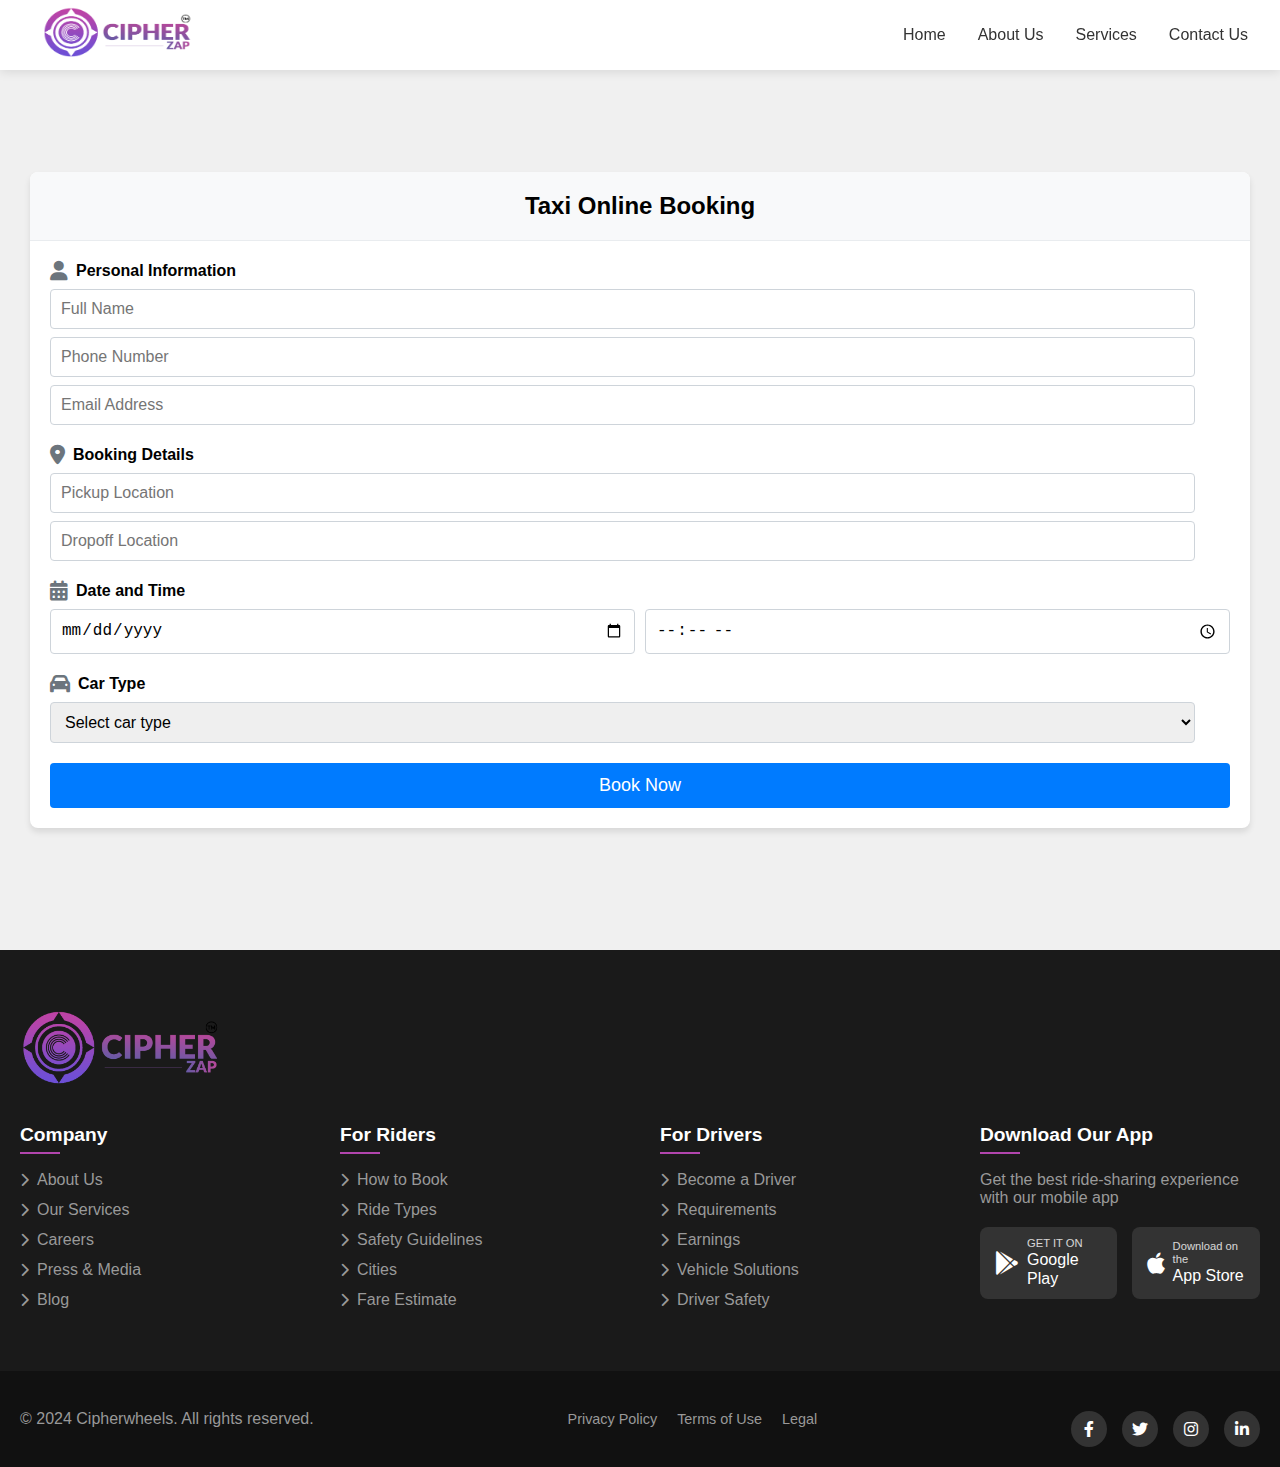
<file: booking.html>
<!DOCTYPE html>
<html lang="en">

<head>
    <meta charset="UTF-8">
    <meta name="viewport" content="width=device-width, initial-scale=1.0">
    <title>Online Booking</title>
    <link rel="stylesheet" href="https://cdnjs.cloudflare.com/ajax/libs/font-awesome/6.0.0-beta3/css/all.min.css">
    <link rel="stylesheet" href="styles.css">
  
</head>

<body>
      <!-- navbar section -->
      <nav class="wheels-navbar">
        <div class="wheels-navbar-container">
            <div class="wheels-navbar-logo">

                <a href="index.html"  class="wheels-navbar-logo-text">
                    <img style="width: 150px; height: 50px;" src="./images/cipherwheels logo.png" alt="">
                </a>
            </div>

            <div class="wheels-navbar-links">
                <a href="index.html">Home</a>
                <a href="index.html#about-us">About Us</a>
                <a href="index.html#services">Services</a>
                <a href="contact.html">Contact Us</a>
            </div>

            <button class="wheels-navbar-hamburger">
                <span></span>
                <span></span>
                <span></span>
            </button>
        </div>
    </nav>
    <!-- navbar section -->
    <section class="order-detail-container-main" style="margin-top: 50px;">
    <div class="order-detail-container">
        <div class="order-detail-card">
            <div class="order-detail-card-header">
                <h1 class="order-detail-card-title">Taxi Online Booking</h1>
            </div>
            <div class="order-detail-card-content">
                <form id="order-detail-bookingForm">
                    <div class="order-detail-form-group">
                        <label>
                            <i class="fas fa-user order-detail-icon"></i>
                            Personal Information
                        </label>
                        <input type="text" name="name" placeholder="Full Name" required>
                        <input type="tel" name="phone" placeholder="Phone Number" required>
                        <input type="email" name="email" placeholder="Email Address" required>
                    </div>

                    <div class="order-detail-form-group">
                        <label>
                            <i class="fas fa-map-marker-alt order-detail-icon"></i>
                            Booking Details
                        </label>
                        <input type="text" name="pickupLocation" placeholder="Pickup Location" required>
                        <input type="text" name="dropoffLocation" placeholder="Dropoff Location" required>
                    </div>

                    <div class="order-detail-form-group">
                        <label>
                            <i class="fas fa-calendar-alt order-detail-icon"></i>
                            Date and Time
                        </label>
                        <div class="order-detail-date-time-group">
                            <input type="date" name="date" required>
                            <input type="time" name="time" required>
                        </div>
                    </div>

                    <div class="order-detail-form-group">
                        <label>
                            <i class="fas fa-car order-detail-icon"></i>
                            Car Type
                        </label>
                        <select name="carType" required>
                            <option value="">Select car type</option>
                            <option value="sedan">Sedan</option>
                            <option value="suv">SUV</option>
                            <option value="luxury">Luxury</option>
                        </select>
                    </div>

              <a href="oderdetail.html" style="text-align: center; text-decoration: none;"  type="submit" class="order-detail-button">Book Now</a>   
                </form>
            </div>
        </div>
    </div>

</section>
    <!-- footer section -->
    <footer class="footer">
        <div class="footer-container">
            <div class="footer-logo">


                <img style="width: 200px;" src="./images/cipherwheels logo.png" alt="">

            </div>

            <div class="footer-top">
                <div class="footer-column">
                    <h3>Company</h3>
                    <ul class="footer-links">
                        <li><a href="#"><i class="fas fa-chevron-right"></i>About Us</a></li>
                        <li><a href="#"><i class="fas fa-chevron-right"></i>Our Services</a></li>
                        <li><a href="#"><i class="fas fa-chevron-right"></i>Careers</a></li>
                        <li><a href="#"><i class="fas fa-chevron-right"></i>Press & Media</a></li>
                        <li><a href="#"><i class="fas fa-chevron-right"></i>Blog</a></li>
                    </ul>
                </div>

                <div class="footer-column">
                    <h3>For Riders</h3>
                    <ul class="footer-links">
                        <li><a href="#"><i class="fas fa-chevron-right"></i>How to Book</a></li>
                        <li><a href="#"><i class="fas fa-chevron-right"></i>Ride Types</a></li>
                        <li><a href="#"><i class="fas fa-chevron-right"></i>Safety Guidelines</a></li>
                        <li><a href="#"><i class="fas fa-chevron-right"></i>Cities</a></li>
                        <li><a href="#"><i class="fas fa-chevron-right"></i>Fare Estimate</a></li>
                    </ul>
                </div>

                <div class="footer-column">
                    <h3>For Drivers</h3>
                    <ul class="footer-links">
                        <li><a href="#"><i class="fas fa-chevron-right"></i>Become a Driver</a></li>
                        <li><a href="#"><i class="fas fa-chevron-right"></i>Requirements</a></li>
                        <li><a href="#"><i class="fas fa-chevron-right"></i>Earnings</a></li>
                        <li><a href="#"><i class="fas fa-chevron-right"></i>Vehicle Solutions</a></li>
                        <li><a href="#"><i class="fas fa-chevron-right"></i>Driver Safety</a></li>
                    </ul>
                </div>

                <div class="footer-column">
                    <h3>Download Our App</h3>
                    <p style="color: #999; margin-bottom: 15px;">Get the best ride-sharing experience with our mobile
                        app</p>
                    <div class="footer-app-downloads">
                        <a href="#" class="footer-app-button">
                            <i class="fab fa-google-play"></i>
                            <div class="footer-button-text">
                                <div class="footer-small-text">GET IT ON</div>
                                <div class="footer-large-text">Google Play</div>
                            </div>
                        </a>
                        <a href="#" class="footer-app-button">
                            <i class="fab fa-apple"></i>
                            <div class="footer-button-text">
                                <div class="footer-small-text">Download on the</div>
                                <div class="footer-large-text">App Store</div>
                            </div>
                        </a>
                    </div>
                </div>
            </div>
        </div>

        <div class="footer-bottom">
            <div class="footer-container">
                <div class="footer-bottom-content">
                    <p style="color: #999;">&copy; 2024 Cipherwheels. All rights reserved.</p>
                    <div class="footer-bottom-links">
                        <a href="#">Privacy Policy</a>
                        <a href="#">Terms of Use</a>
                        <a href="#">Legal</a>
                    </div>
                    <div class="footer-social-links">
                        <a href="#"><i class="fab fa-facebook-f"></i></a>
                        <a href="#"><i class="fab fa-twitter"></i></a>
                        <a href="#"><i class="fab fa-instagram"></i></a>
                        <a href="#"><i class="fab fa-linkedin-in"></i></a>
                    </div>
                </div>
            </div>
        </div>
    </footer>

    <!-- footer section -->
    <script>
        document.getElementById('order-detail-bookingForm').addEventListener('submit', function (e) {
            e.preventDefault();
            const formData = new FormData(this);
            const bookingData = Object.fromEntries(formData);
            console.log('Booking data:', bookingData);
            alert('Booking submitted successfully!');
        });
    </script>
      <!-- navbar section -->
      <script>
        // Hamburger menu functionality
        const hamburger = document.querySelector('.wheels-navbar-hamburger');
        const navLinks = document.querySelector('.wheels-navbar-links');

        hamburger.addEventListener('click', () => {
            hamburger.classList.toggle('active');
            navLinks.classList.toggle('active');
        });

        // Scroll functionality
        let lastScroll = 0;
        const navbar = document.querySelector('.wheels-navbar');

        window.addEventListener('scroll', () => {
            const currentScroll = window.pageYOffset;

            if (currentScroll <= 0) {
                navbar.classList.remove('hidden');
                return;
            }

            if (currentScroll > lastScroll && !navbar.classList.contains('hidden')) {
                // Scrolling down
                navbar.classList.add('hidden');
            } else if (currentScroll < lastScroll && navbar.classList.contains('hidden')) {
                // Scrolling up
                navbar.classList.remove('hidden');
            }

            lastScroll = currentScroll;
        });
    </script>
    <!-- navbar section -->
</body>

</html>
</file>
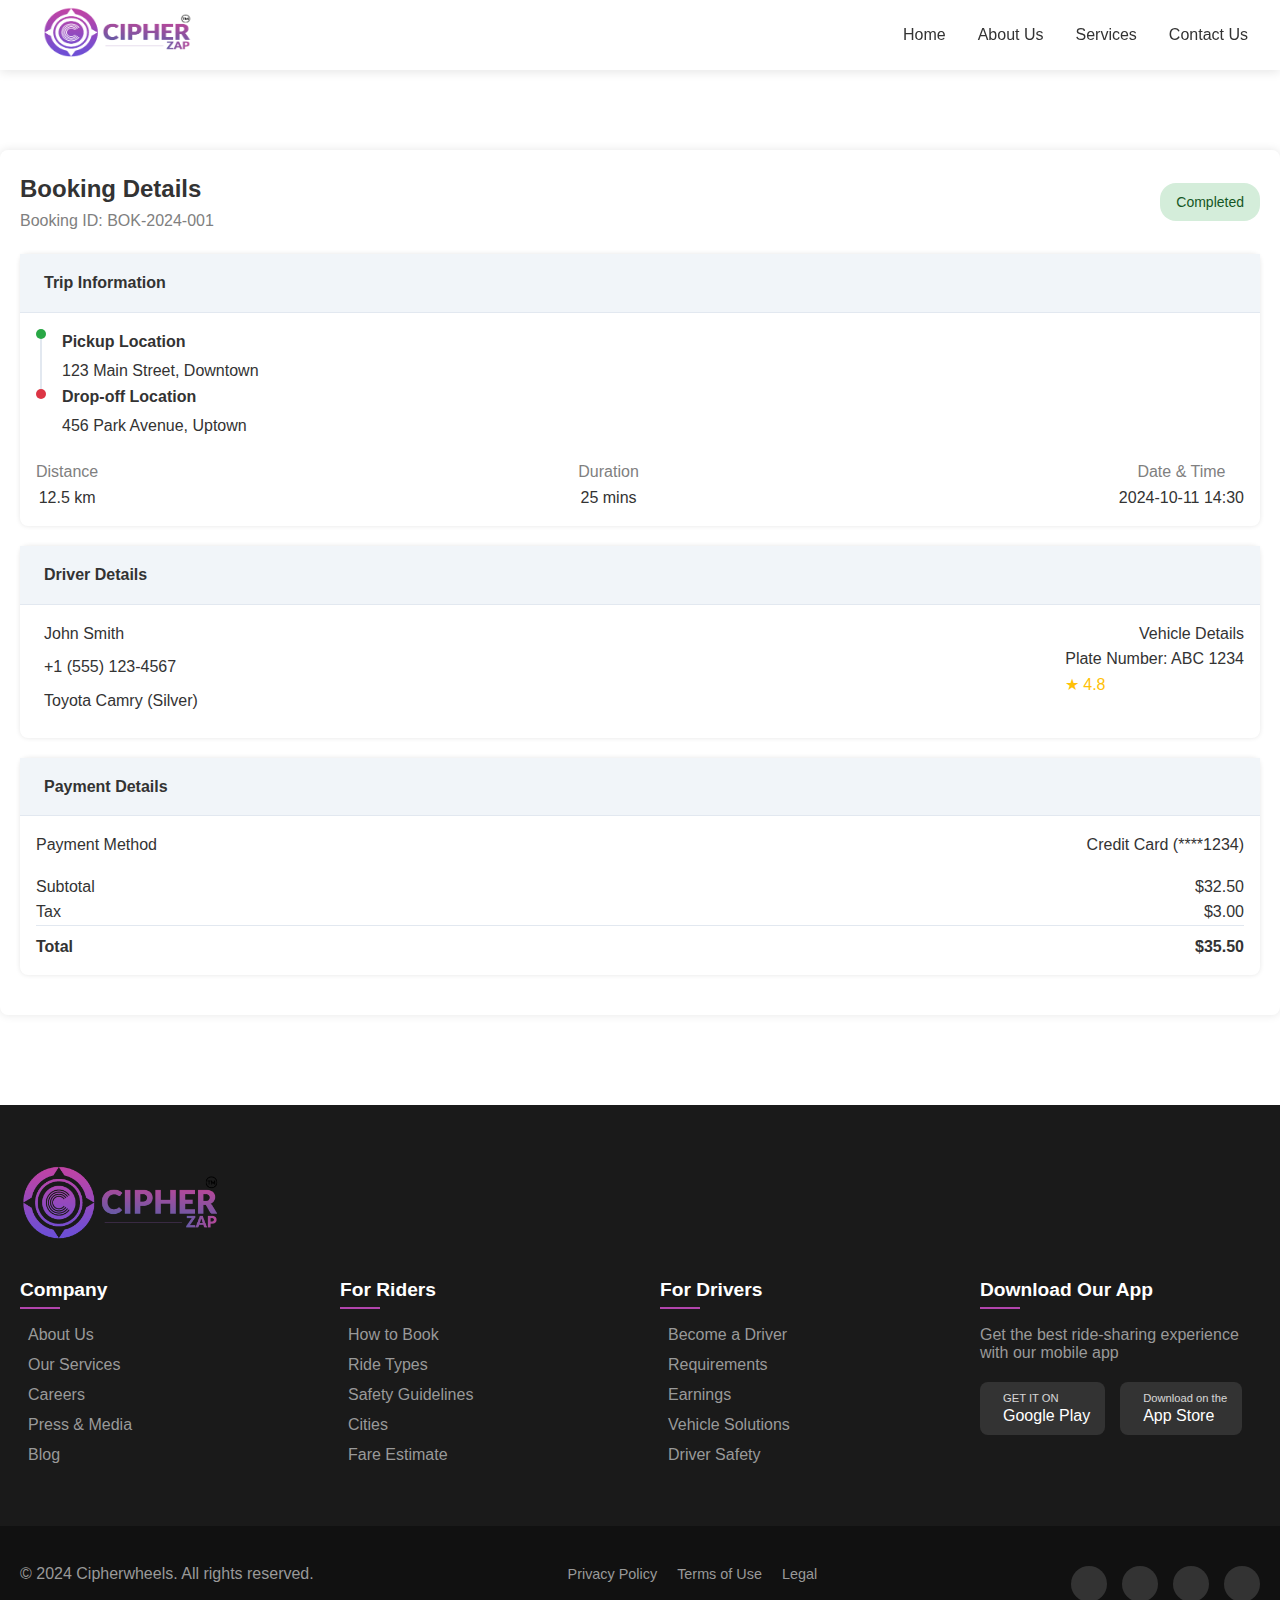
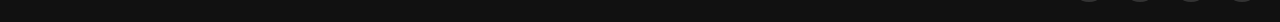
<file: oderdetail.html>
<!DOCTYPE html>
<html lang="en">
<head>
    <meta charset="UTF-8">
    <meta name="viewport" content="width=device-width, initial-scale=1.0">
    <title>cipher wheels</title>
    <link rel="stylesheet" href="styles.css">
</head>
<body>
     <!-- navbar section -->
     <nav class="wheels-navbar">
        <div class="wheels-navbar-container">
            <div class="wheels-navbar-logo">

             
                    <a href="index.html"  class="wheels-navbar-logo-text">
                    <img style="width: 150px; height: 50px;" src="./images/cipherwheels logo.png" alt="">
                </a>
            </div>

            <div class="wheels-navbar-links">
                <a href="index.html">Home</a>
                <a href="index.html#about-us">About Us</a>
                <a href="index.html#services">Services</a>
                <a href="contact.html">Contact Us</a>
            </div>

            <button class="wheels-navbar-hamburger">
                <span></span>
                <span></span>
                <span></span>
            </button>
        </div>
    </nav>
    <!-- navbar section -->
    <section class="booking-detail-container-main">
        <div class="booking-detail-container">
            <!-- Header Section -->
            <div class="booking-detail-header">
              <div>
                <h1>Booking Details</h1>
                <p class="booking-detail-booking-id">Booking ID: BOK-2024-001</p>
              </div>
              <div class="booking-detail-status booking-detail-completed">Completed</div>
            </div>
        
            <!-- Trip Details Card -->
            <div class="booking-detail-card">
              <div class="booking-detail-card-header">
                <i class="fas fa-map-pin"></i>
                <span>Trip Information</span>
              </div>
              <div class="booking-detail-card-content">
                <div class="booking-detail-trip-info">
                  <div class="booking-detail-trip-locations">
                    <div class="booking-detail-location-indicator">
                      <div class="booking-detail-dot booking-detail-green"></div>
                      <div class="booking-detail-line"></div>
                      <div class="booking-detail-dot booking-detail-red"></div>
                    </div>
                    <div class="booking-detail-location-details">
                      <div class="booking-detail-pickup">
                        <p class="booking-detail-location-label">Pickup Location</p>
                        <p>123 Main Street, Downtown</p>
                      </div>
                      <div class="booking-detail-dropoff">
                        <p class="booking-detail-location-label">Drop-off Location</p>
                        <p>456 Park Avenue, Uptown</p>
                      </div>
                    </div>
                  </div>
                  <div class="booking-detail-trip-summary">
                    <div class="booking-detail-summary-item">
                      <p class="booking-detail-label">Distance</p>
                      <p>12.5 km</p>
                    </div>
                    <div class="booking-detail-summary-item">
                      <p class="booking-detail-label">Duration</p>
                      <p>25 mins</p>
                    </div>
                    <div class="booking-detail-summary-item">
                      <p class="booking-detail-label">Date & Time</p>
                      <p>2024-10-11 14:30</p>
                    </div>
                  </div>
                </div>
              </div>
            </div>
        
            <!-- Driver Details Card -->
            <div class="booking-detail-card">
              <div class="booking-detail-card-header">
                <i class="fas fa-user"></i>
                <span>Driver Details</span>
              </div>
              <div class="booking-detail-card-content">
                <div class="booking-detail-driver-details">
                  <div class="booking-detail-driver-info">
                    <div class="booking-detail-driver-item">
                      <i class="fas fa-user"></i>
                      <span>John Smith</span>
                    </div>
                    <div class="booking-detail-driver-item">
                      <i class="fas fa-phone"></i>
                      <span>+1 (555) 123-4567</span>
                    </div>
                    <div class="booking-detail-driver-item">
                      <i class="fas fa-car"></i>
                      <span>Toyota Camry (Silver)</span>
                    </div>
                  </div>
                  <div class="booking-detail-vehicle-details">
                    <p class="booking-detail-label">Vehicle Details</p>
                    <p>Plate Number: ABC 1234</p>
                    <div class="booking-detail-rating">
                      <span class="booking-detail-star">★</span>
                      <span>4.8</span>
                    </div>
                  </div>
                </div>
              </div>
            </div>
        
            <!-- Payment Details Card -->
            <div class="booking-detail-card">
              <div class="booking-detail-card-header">
                <i class="fas fa-credit-card"></i>
                <span>Payment Details</span>
              </div>
              <div class="booking-detail-card-content">
                <div class="booking-detail-payment-info">
                  <div class="booking-detail-payment-method">
                    <span>Payment Method</span>
                    <span>Credit Card (****1234)</span>
                  </div>
                  <div class="booking-detail-payment-summary">
                    <div class="booking-detail-summary-item">
                      <span>Subtotal</span>
                      <span>$32.50</span>
                    </div>
                    <div class="booking-detail-summary-item">
                      <span>Tax</span>
                      <span>$3.00</span>
                    </div>
                    <div class="booking-detail-summary-item booking-detail-total">
                      <span>Total</span>
                      <span>$35.50</span>
                    </div>
                  </div>
                </div>
              </div>
            </div>
        
          </div>
    </section>

     <!-- footer section -->
     <footer class="footer">
        <div class="footer-container">
            <div class="footer-logo">


                <img style="width: 200px;" src="./images/cipherwheels logo.png" alt="">

            </div>

            <div class="footer-top">
                <div class="footer-column">
                    <h3>Company</h3>
                    <ul class="footer-links">
                        <li><a href="#"><i class="fas fa-chevron-right"></i>About Us</a></li>
                        <li><a href="#"><i class="fas fa-chevron-right"></i>Our Services</a></li>
                        <li><a href="#"><i class="fas fa-chevron-right"></i>Careers</a></li>
                        <li><a href="#"><i class="fas fa-chevron-right"></i>Press & Media</a></li>
                        <li><a href="#"><i class="fas fa-chevron-right"></i>Blog</a></li>
                    </ul>
                </div>

                <div class="footer-column">
                    <h3>For Riders</h3>
                    <ul class="footer-links">
                        <li><a href="#"><i class="fas fa-chevron-right"></i>How to Book</a></li>
                        <li><a href="#"><i class="fas fa-chevron-right"></i>Ride Types</a></li>
                        <li><a href="#"><i class="fas fa-chevron-right"></i>Safety Guidelines</a></li>
                        <li><a href="#"><i class="fas fa-chevron-right"></i>Cities</a></li>
                        <li><a href="#"><i class="fas fa-chevron-right"></i>Fare Estimate</a></li>
                    </ul>
                </div>

                <div class="footer-column">
                    <h3>For Drivers</h3>
                    <ul class="footer-links">
                        <li><a href="#"><i class="fas fa-chevron-right"></i>Become a Driver</a></li>
                        <li><a href="#"><i class="fas fa-chevron-right"></i>Requirements</a></li>
                        <li><a href="#"><i class="fas fa-chevron-right"></i>Earnings</a></li>
                        <li><a href="#"><i class="fas fa-chevron-right"></i>Vehicle Solutions</a></li>
                        <li><a href="#"><i class="fas fa-chevron-right"></i>Driver Safety</a></li>
                    </ul>
                </div>

                <div class="footer-column">
                    <h3>Download Our App</h3>
                    <p style="color: #999; margin-bottom: 15px;">Get the best ride-sharing experience with our mobile
                        app</p>
                    <div class="footer-app-downloads">
                        <a href="#" class="footer-app-button">
                            <i class="fab fa-google-play"></i>
                            <div class="footer-button-text">
                                <div class="footer-small-text">GET IT ON</div>
                                <div class="footer-large-text">Google Play</div>
                            </div>
                        </a>
                        <a href="#" class="footer-app-button">
                            <i class="fab fa-apple"></i>
                            <div class="footer-button-text">
                                <div class="footer-small-text">Download on the</div>
                                <div class="footer-large-text">App Store</div>
                            </div>
                        </a>
                    </div>
                </div>
            </div>
        </div>

        <div class="footer-bottom">
            <div class="footer-container">
                <div class="footer-bottom-content">
                    <p style="color: #999;">&copy; 2024 Cipherwheels. All rights reserved.</p>
                    <div class="footer-bottom-links">
                        <a href="#">Privacy Policy</a>
                        <a href="#">Terms of Use</a>
                        <a href="#">Legal</a>
                    </div>
                    <div class="footer-social-links">
                        <a href="#"><i class="fab fa-facebook-f"></i></a>
                        <a href="#"><i class="fab fa-twitter"></i></a>
                        <a href="#"><i class="fab fa-instagram"></i></a>
                        <a href="#"><i class="fab fa-linkedin-in"></i></a>
                    </div>
                </div>
            </div>
        </div>
    </footer>

    <!-- footer section -->
         <!-- navbar section -->
    <script>
        // Hamburger menu functionality
        const hamburger = document.querySelector('.wheels-navbar-hamburger');
        const navLinks = document.querySelector('.wheels-navbar-links');

        hamburger.addEventListener('click', () => {
            hamburger.classList.toggle('active');
            navLinks.classList.toggle('active');
        });

        // Scroll functionality
        let lastScroll = 0;
        const navbar = document.querySelector('.wheels-navbar');

        window.addEventListener('scroll', () => {
            const currentScroll = window.pageYOffset;

            if (currentScroll <= 0) {
                navbar.classList.remove('hidden');
                return;
            }

            if (currentScroll > lastScroll && !navbar.classList.contains('hidden')) {
                // Scrolling down
                navbar.classList.add('hidden');
            } else if (currentScroll < lastScroll && navbar.classList.contains('hidden')) {
                // Scrolling up
                navbar.classList.remove('hidden');
            }

            lastScroll = currentScroll;
        });
    </script>
    <!-- navbar section -->
</body>
</html>
</file>
<file: styles.css>
@import url('https://fonts.googleapis.com/css2?family=Poppins:wght@400;600;700&display=swap');

* {
    margin: 0;
    padding: 0;
    box-sizing: border-box;
}


body {
    font-family: Arial, sans-serif;
}

.wheels-navbar {
    position: fixed;
    top: 0;
    left: 0;
    width: 100%;
    background-color: white;
    box-shadow: 0 2px 10px rgba(0, 0, 0, 0.1);
    transition: transform 0.3s ease;
    z-index: 1000;
}

.wheels-navbar.hidden {
    transform: translateY(-100%);
}

.wheels-navbar-container {
    max-width: 1420px;
    margin: 0 auto;
    padding: 0 2rem;
    display: flex;
    justify-content: space-between;
    align-items: center;
    height: 70px;
}

.wheels-navbar-logo {
    display: flex;
    align-items: center;
}

.wheels-navbar-logo-circle {
    width: 48px;
    height: 48px;
    background-color: #6b46c1;
    border-radius: 50%;
    display: flex;
    align-items: center;
    justify-content: center;
}

.wheels-navbar-logo-inner {
    width: 32px;
    height: 32px;
    background-color: white;
    border-radius: 50%;
    display: flex;
    align-items: center;
    justify-content: center;
}

.wheels-navbar-logo-dot {
    width: 16px;
    height: 16px;
    background-color: #6b46c1;
    border-radius: 50%;
}

.wheels-navbar-logo-text {
    margin-left: 10px;
    text-decoration: none;
    font-size: 24px;
    font-weight: bold;
}

.wheels-navbar-cipher {
    color: #6b46c1;
}

.wheels-navbar-zap {
    color: #333;
}

.wheels-navbar-links {
    display: flex;
    gap: 2rem;
}

.wheels-navbar-links a {
    text-decoration: none;
    color: #333;
    font-weight: 500;
    transition: color 0.3s ease;
    position: relative;
}

.wheels-navbar-links a::after {
    content: '';
    position: absolute;
    bottom: -5px;
    left: 0;
    width: 0;
    height: 2px;
    background-color: #6b46c1;
    transition: width 0.3s ease;
}

.wheels-navbar-links a:hover {
    color: #6b46c1;
}

.wheels-navbar-links a:hover::after {
    width: 100%;
}

.wheels-navbar-hamburger {
    display: none;
    cursor: pointer;
    background: none;
    border: none;
    padding: 0.5rem;
}

.wheels-navbar-hamburger span {
    display: block;
    width: 25px;
    height: 3px;
    background-color: #333;
    margin: 5px 0;
    transition: all 0.3s ease;
}

@media (max-width: 768px) {
    .wheels-navbar-links {
        display: none;
        position: absolute;
        top: 70px;
        left: 0;
        right: 0;
        background-color: white;
        padding: 1rem;
        flex-direction: column;
        gap: 1rem;
        box-shadow: 0 2px 10px rgba(0, 0, 0, 0.1);
    }

    .wheels-navbar-links.active {
        display: flex;
    }

    .wheels-navbar-hamburger {
        display: block;
    }

    .wheels-navbar-hamburger.active span:nth-child(1) {
        transform: rotate(45deg) translate(5px, 5px);
    }

    .wheels-navbar-hamburger.active span:nth-child(2) {
        opacity: 0;
    }

    .wheels-navbar-hamburger.active span:nth-child(3) {
        transform: rotate(-45deg) translate(7px, -8px);
    }
}
/* navbar section */


/* header section */
.wheels-main-section{
    font-family: 'Poppins', sans-serif;
    background: url('./images/346533185_5d90555d-7201-4584-8909-64c77ae7b4ea.jpg') no-repeat center center fixed;
    background-size: cover;
    color: #333;
    position: relative;
    margin-top: 100px;
    overflow-x: hidden;
}

/* Overlay to make text more readable */
.wheels-overlay {
    position: absolute;
    top: 0;
    left: 0;
    width: 100%;
    height: 100%;
    background-color: rgba(255, 255, 255, 0.8); /* Slightly transparent white overlay */
    z-index: -1; /* Keeps it behind content */
}

.wheels-container {
    max-width: 1400px;
    margin: 0 auto;
    padding: 2rem;
    position: relative;
    z-index: 1;
}

/* Background Shapes */
.background-shape {
    position: absolute;
    border-radius: 50%;
    opacity: 0.2;
    z-index: -2;
}

.wheels-header {
    display: flex;
    justify-content: space-between;
    align-items: center;
    margin-bottom: 2rem;
}

.wheels-logo {
    font-size: 1.5rem;
    font-weight: 700;
    color: #4a4a4a;
}

.wheels-nav-links {
    display: flex;
    list-style: none;
}

.wheels-nav-links li {
    margin-left: 1.5rem;
}

.wheels-nav-links a {
    color: #4a4a4a;
    text-decoration: none;
    font-weight: 600;
}

.wheels-hero {
    display: flex;
    align-items: center;
    justify-content: space-between;
    margin-bottom: 3rem;
}

.wheels-hero-content {
    flex: 1;
    padding-right: 2rem;
}

.wheels-badge {
    display: inline-block;
    background-color: #e8f0fe;
    color: #4285f4;
    padding: 0.5rem 1rem;
    border-radius: 20px;
    font-size: 0.9rem;
    margin-bottom: 1rem;
}

.wheels-h1 {
    font-size: 3rem;
    margin-bottom: 1rem;
    line-height: 1.2;
}

.wheels-h1 span {
    color: #4285f4;
}

.wheels-hero p {
    color: #666;
    margin-bottom: 2rem;
}

.wheels-cta-buttons {
    display: flex;
    gap: 1rem;
}

.wheels-btn {
    padding: 0.8rem 1.5rem;
    border-radius: 8px;
    font-weight: 600;
    text-decoration: none;
    transition: all 0.3s ease;
}

.wheels-btn-primary {
    background-color: #4285f4;
    color: white;
    border: none;
    cursor: pointer;
}

.wheels-btn-secondary {
    background-color: transparent;
    color: #4285f4;
    border: 2px solid #4285f4;
}

.wheels-hero-image {
    flex: 1;
    display: flex;
    justify-content: center;
    align-items: center;
    position: relative;
}

.wheels-hero-image img {
    max-width: 100%;
    height: auto;
}


.wheels-booking-section {
    background-color: white;
    border-radius: 12px;
    padding: 2rem;
    box-shadow: 0 4px 6px rgba(0, 0, 0, 0.1);
    margin-top: 4rem;
}

.wheels-booking-form {
    display: grid;
    grid-template-columns: repeat(auto-fit, minmax(250px, 1fr));
    gap: 1.5rem;
}

.wheels-form-group {
    display: flex;
    flex-direction: column;
}

.wheels-form-group label {
    margin-bottom: 0.5rem;
    font-weight: 600;
    color: #4a4a4a;
}

.wheels-form-group input, .wheels-form-group select {
    padding: 0.8rem;
    border: 1px solid #ddd;
    border-radius: 8px;
    font-size: 1rem;
    font-family: 'Poppins', sans-serif;
}

.wheels-form-group input:focus, .wheels-form-group select:focus {
    border-color: #4285f4;
    outline: none;
}

.wheels-submit-btn {
    background-color: #4285f4;
    color: white;
    padding: 1rem;
    border: none;

    border-radius: 8px;
    font-size: 1.2rem;
    font-weight: 600;
    cursor: pointer;
    transition: background-color 0.3s ease;
}

.wheels-submit-btn:hover {
    background-color: #357ae8;
}

@media (max-width: 768px) {
    .wheels-hero {
        flex-direction: column;
    }

    .wheels-hero-content, .wheels-hero-image {
        width: 100%;
        padding-right: 0;
        margin-bottom: 2rem;
    }

    .wheels-booking-form {
        grid-template-columns: 1fr;
    }

    .background-shape {
        display: none;
    }
}

/* header section */

/* service section */
/* .service-wheels-features-section-main {

    background-image: url('./images/mapbackground.jpg'); 
    background-size: cover;
    background-position: center; 
    background-repeat: no-repeat; 
} */
.service-wheels-features-section-mian{
    background-color: rgb(240, 240, 240);
}
.service-wheels-features-section {
    max-width: 1400px;

    margin: 0rem auto;
    font-family: Arial, sans-serif;
    line-height: 1.6;
    padding: 2rem;

    border-radius: 10px;

}
.service-wheels-features-grid {
    display: flex;
    flex-wrap: wrap;
    justify-content: space-between;
    gap: 1rem;
}
.service-wheels-feature-item {
    flex: 1 1 calc(25% - 1rem);
    display: flex;
    flex-direction: column;
    align-items: center;
    text-align: center;
    background-color: #fff;
    border-radius: 8px;
    padding: 1.5rem;
    box-shadow: 0 4px 6px rgba(0, 0, 0, 0.1);
    transition: all 0.3s ease;
}
.service-wheels-feature-item:hover {
    transform: translateY(-5px);
    box-shadow: 0 6px 12px rgba(178, 69, 173, 0.2);
}
.service-wheels-feature-icon {
    font-size: 2.5rem;
    color: #b245ad;
    margin-bottom: 1rem;
}
.service-wheels-feature-content h3 {
    color: #b245ad;
    margin-bottom: 0.5rem;
}
.service-wheels-feature-content p {
    color: #666;
    font-size: 0.9rem;
}
@media (max-width: 1200px) {
    .service-wheels-feature-item {
        flex: 1 1 calc(50% - 1rem);
    }
}
@media (max-width: 768px) {
    .service-wheels-feature-item {
        flex: 1 1 100%;
    }
}

/* service section */

/* about section */

.about-us-wheel-section {
    padding: 100px 0;
    background: linear-gradient(to bottom, #ffffff, #f8f9fa);
    overflow: hidden;
}

.about-us-wheel-container {
    max-width: 1350px;
    margin: 0 auto;
    padding: 0 30px;
}

.about-us-wheel-wrapper {
    display: flex;
    align-items: center;
    gap: 70px;
    position: relative;
}

.about-us-wheel-image {
    flex: 1;
    max-width: 50%;
    position: relative;
}

.about-us-wheel-image::after {
    content: '';
    position: absolute;
    top: 30px;
    left: 30px;
    width: 100%;
    height: 100%;
    background: #276EF1;
    border-radius: 15px;
    z-index: -1;
    opacity: 0.1;
}

.about-us-wheel-image img {
    width: 100%;
    height: auto;
    border-radius: 15px;

    transition: transform 0.3s ease;
}

.about-us-wheel-image:hover img {
    transform: translateY(-10px);
}

.about-us-wheel-content {
    flex: 1;
}

.about-us-wheel-subtitle {
    font-size: 18px;
    color: #276EF1;
    font-weight: 600;
    margin-bottom: 15px;
    text-transform: uppercase;
    letter-spacing: 2px;
}

.about-us-wheel-content h2 {
    font-size: 48px;
    color: #1c1c1c;
    margin-bottom: 25px;
    font-weight: 700;
    line-height: 1.2;
}

.about-us-wheel-content p {
    font-size: 18px;
    color: #555;
    line-height: 1.8;
    margin-bottom: 25px;
}

.about-us-wheel-stats-container {
    display: grid;
    grid-template-columns: repeat(3, 1fr);
    gap: 30px;
    margin: 40px 0;
}

.about-us-wheel-stat-item {
    text-align: center;
    padding: 25px;
    background: white;
    border-radius: 15px;
    box-shadow: 0 10px 30px rgba(0, 0, 0, 0.05);
    transition: transform 0.3s ease;
}

.about-us-wheel-stat-item:hover {
    transform: translateY(-5px);
}

.about-us-wheel-stat-number {
    font-size: 36px;
    font-weight: 700;
    color: #276EF1;
    margin-bottom: 10px;
}

.about-us-wheel-stat-label {
    font-size: 16px;
    color: #666;
    font-weight: 500;
}

.about-us-wheel-feature-list {
    list-style: none;
    margin-top: 40px;
    display: grid;
    grid-template-columns: repeat(2, 1fr);
    gap: 25px;
}

.about-us-wheel-feature-item {
    display: flex;
    align-items: center;
    padding: 20px;
    background: white;
    border-radius: 12px;
    box-shadow: 0 8px 24px rgba(0, 0, 0, 0.05);
    transition: all 0.3s ease;
}

.about-us-wheel-feature-item:hover {
    transform: translateY(-5px);
    box-shadow: 0 12px 30px rgba(0, 0, 0, 0.1);
}

.about-us-wheel-feature-icon {
    width: 50px;
    height: 50px;
    background-color: #276EF1;
    border-radius: 12px;
    display: flex;
    align-items: center;
    justify-content: center;
    margin-right: 15px;
}

.about-us-wheel-feature-icon i {
    color: white;
    font-size: 24px;
}

.about-us-wheel-feature-text {
    font-size: 16px;
    color: #333;
    font-weight: 500;
}

.about-us-wheel-cta-button {
    display: inline-block;
    margin-top: 30px;
    padding: 15px 35px;
    background: #276EF1;
    color: white;
    text-decoration: none;
    border-radius: 30px;
    font-weight: 600;
    transition: all 0.3s ease;
    box-shadow: 0 10px 20px rgba(39, 110, 241, 0.2);
}

.about-us-wheel-cta-button:hover {
    background: #1b5cd4;
    transform: translateY(-2px);
    box-shadow: 0 15px 25px rgba(39, 110, 241, 0.3);
}

/* Responsive Design */
@media (max-width: 1200px) {
    .about-us-wheel-feature-list {
        grid-template-columns: 1fr;
    }
}

@media (max-width: 968px) {
    .about-us-wheel-wrapper {
        flex-direction: column;
        gap: 50px;
    }

    .about-us-wheel-image {
        max-width: 80%;
        order: 1;
    }

    .about-us-wheel-content {
        order: 2;
        text-align: center;
    }

    .about-us-wheel-stats-container {
        grid-template-columns: repeat(2, 1fr);
    }

    .about-us-wheel-feature-item {
        justify-content: flex-start;
    }
}

@media (max-width: 576px) {
    .about-us-wheel-section {
        padding: 60px 0;
    }

    .about-us-wheel-content h2 {
        font-size: 36px;
    }

    .about-us-wheel-content p {
        font-size: 16px;
    }

    .about-us-wheel-stats-container {
        grid-template-columns: 1fr;
    }

    .about-us-wheel-image {
        max-width: 100%;
    }

    .about-us-wheel-subtitle {
        font-size: 16px;
    }
}

/* about section */

/* review section */
     /* review section */
     .wheels-cus-review-section {
        max-width: 100%;
        padding: 60px 20px;
        background: linear-gradient(135deg, #442c47, #721081);
    }
    .wheels-cus-review-container {
        max-width: 1300px;
        margin: 0 auto;
        overflow: hidden;
    }
    .wheels-cus-review-slider {
        display: flex;
        transition: transform 0.3s ease;
        cursor: grab;
    }
    .wheels-cus-review-slider:active {
        cursor: grabbing;
    }
    .wheels-cus-review-card {
        flex: 0 0 300px;
        margin-right: 20px;
        background-color: white;
        border-radius: 15px;
        box-shadow: 0 10px 20px rgba(0, 0, 0, 0.1);
        padding: 25px;
        transition: transform 0.3s ease, box-shadow 0.3s ease;
    }
    .wheels-cus-review-card:hover {
        transform: translateY(-5px);
        box-shadow: 0 15px 30px rgba(0, 0, 0, 0.2);
    }
    .wheels-cus-review-card img {
        width: 80px;
        height: 80px;
        border-radius: 50%;
        object-fit: cover;
        margin-bottom: 15px;
        border: 3px solid #7b1fa2;
    }
    .wheels-cus-review-card h3 {
        margin: 0 0 10px 0;
        color: #4a148c;
        font-size: 1.2em;
    }
    .wheels-cus-review-card p {
        color: #666;
        font-size: 0.9em;
        line-height: 1.6;
    }
    .wheels-cus-stars {
        color: #ffd700;
        font-size: 1.2em;
        margin-bottom: 10px;
    }
    .wheels-cus-section-title {
        text-align: center;
        color: white;
        font-size: 2.5em;
        margin-bottom: 40px;
        text-shadow: 2px 2px 4px rgba(0,0,0,0.1);
    }
    .wheels-cus-nav-buttons {
        display: flex;
        justify-content: center;
        margin-top: 30px;
    }
    .wheels-cus-nav-button {
        background-color: white;
        border: none;
        color: #4a148c;
        font-size: 1.5em;
        padding: 10px 20px;
        margin: 0 10px;
        border-radius: 25px;
        cursor: pointer;
        transition: background-color 0.3s ease, transform 0.3s ease;
    }
    .wheels-cus-nav-button:hover {
        background-color: #f3e5f5;
        transform: scale(1.05);
    }

    @media (max-width: 768px) {
.wheels-cus-nav-buttons{
    display: none;
}
    }


    
    /* review section */
/* review section */


/* vehicle section */

.vehicle-modal-booking-section {
    padding: 40px 0;
 
}

.vehicle-modal-container {
    max-width: 1350px;
    margin: 0 auto;
    padding: 0 20px;
}

.vehicle-modal-section-header {
    text-align: center;
    margin-bottom: 50px;
}

.vehicle-modal-section-header h2 {
    font-size: 2.5rem;
    color: #333;
    margin-bottom: 15px;
}

.vehicle-modal-section-header p {
    color: #666;
    font-size: 1.1rem;
}

.swiper {
    padding: 20px 10px 40px;
}

.vehicle-modal-card {
    background: white;
    border-radius: 15px;
    overflow: hidden;
    box-shadow: 0 5px 15px rgba(0,0,0,0.1);
    transition: transform 0.3s ease;
}

.vehicle-modal-card:hover {
    transform: translateY(-5px);
}

.vehicle-modal-image {
    height: 200px;
    position: relative;
    overflow: hidden;
}

.vehicle-modal-image img {
    width: 100%;
    height: 100%;
    object-fit: cover;
}

.vehicle-modal-type {
    position: absolute;
    top: 15px;
    right: 15px;
    background: rgba(178, 69, 173, 0.9);
    color: white;
    padding: 5px 15px;
    border-radius: 20px;
    font-size: 0.9rem;
}

.vehicle-modal-details {
    padding: 20px;
}

.vehicle-modal-name {
    font-size: 1.4rem;
    color: #333;
    margin-bottom: 10px;
}

.vehicle-modal-features {
    display: grid;
    grid-template-columns: repeat(2, 1fr);
    gap: 15px;
    margin-bottom: 20px;
}

.vehicle-modal-feature {
    display: flex;
    align-items: center;
    color: #666;
}

.vehicle-modal-feature i {
    color: #b245ad;
    margin-right: 8px;
}

.vehicle-modal-price-book {
    display: flex;
    justify-content: space-between;
    align-items: center;
    padding-top: 15px;
    border-top: 1px solid #eee;
}

.vehicle-modal-price {
    color: #333;
}

.vehicle-modal-amount {
    font-size: 1.4rem;
    font-weight: bold;
    color: #b245ad;
}

.vehicle-modal-book-button {
    background: #b245ad;
    color: white;
    border: none;
    text-decoration: none;
    padding: 10px 25px;
    border-radius: 25px;
    cursor: pointer;
    transition: all 0.3s ease;
    display: flex;
    align-items: center;
    gap: 8px;
}

.vehicle-modal-book-button:hover {
    background: #9a3b94;
    transform: translateY(-2px);
}

.swiper-pagination-bullet-active {
    background: #b245ad;
}

.swiper-button-next,
.swiper-button-prev {
    color: #b245ad;
}

@media (max-width: 768px) {
    .vehicle-modal-section-header h2 {
        font-size: 2rem;
    }

    .vehicle-modal-features {
        grid-template-columns: 1fr;
    }
}
/* vehicle section */



/* our services */
@import url('https://fonts.googleapis.com/css2?family=Poppins:wght@300;400;600;700&display=swap');

:root {
    --primary-color: #6200ea;
    --secondary-color: #b388ff;
    --text-color: #333;
    --bg-color: #f4f7f9;
}

/* body {
    font-family: 'Poppins', sans-serif;
    margin: 0;
    padding: 0;
    background-color: var(--bg-color);
    color: var(--text-color);
} */

.cipher-wheels-services-section {
    max-width: 1350px;
    margin: 0 auto;

    padding: 80px 20px;
}

.cipher-wheels-section-header {
    text-align: center;
    margin-bottom: 60px;
}

.cipher-wheels-section-title {
    font-size: 3em;
    font-weight: 700;
    color: var(--primary-color);
    margin-bottom: 20px;
}

.cipher-wheels-section-subtitle {
    font-size: 1.2em;
    color: var(--text-color);
    max-width: 600px;
    margin: 0 auto;
}

.cipher-wheels-services-grid {
    display: grid;
    margin-bottom: 30px;
    grid-template-columns: repeat(auto-fit, minmax(300px, 1fr));
    gap: 30px;
}

.cipher-wheels-service-card {
    background-color: #fff;
    border-radius: 20px;
    overflow: hidden;
    box-shadow: 0 10px 30px rgba(0,0,0,0.1);
    transition: transform 0.3s ease, box-shadow 0.3s ease;
    position: relative;
}

.cipher-wheels-service-card:hover {
    transform: translateY(-10px);
    box-shadow: 0 15px 40px rgba(0,0,0,0.2);
}

.cipher-wheels-service-icon {
    position: absolute;
    top: 20px;
    right: 20px;
    font-size: 2.5em;
    color: var(--secondary-color);
}

.cipher-wheels-service-content {
    padding: 30px;
}

.cipher-wheels-service-title {
    font-size: 1.6em;
    font-weight: 600;
    color: var(--primary-color);
    margin-bottom: 15px;
}

.cipher-wheels-service-description {
    font-size: 1em;
    color: var(--text-color);
    line-height: 1.6;
}

.cipher-wheels-service-link {
    display: inline-block;
    margin-top: 20px;
    color: var(--primary-color);
    text-decoration: none;
    font-weight: 600;
    transition: color 0.3s ease;
}

.cipher-wheels-service-link:hover {
    color: var(--secondary-color);
}

@media (max-width: 768px) {
    .cipher-wheels-services-grid {
        grid-template-columns: 1fr;
    }
}


/* blog section */
.blog-section {
    max-width: 1350px;
    margin: 40px auto;
    padding: 0 20px;
    margin-top: 80px;
}

.blog-section-header {
    text-align: center;
    margin-bottom: 50px;
}

.blog-section-header h2 {
    font-size: 2.5rem;
    color: #333;
    margin-bottom: 15px;
}

.blog-section-header p {
    color: #666;
    font-size: 1.1rem;
    max-width: 600px;
    margin: 0 auto;
}

.blog-grid {
    display: grid;
    grid-template-columns: repeat(auto-fit, minmax(300px, 1fr));
    gap: 30px;
    margin-bottom: 40px;
}

.blog-card {
    background: white;
    border-radius: 12px;
    overflow: hidden;
    box-shadow: 0 4px 15px rgba(0, 0, 0, 0.1);
    transition: transform 0.3s ease;
}

.blog-card:hover {
    transform: translateY(-5px);
}

.blog-card-image {
    height: 200px;
    overflow: hidden;
    position: relative;
}

.blog-card-image img {
    width: 100%;
    height: 100%;
    object-fit: cover;
}

.blog-card-category {
    position: absolute;
    top: 15px;
    left: 15px;
    background: #ffeb3b;
    padding: 5px 15px;
    border-radius: 20px;
    color: #333;
    font-weight: 500;
    font-size: 0.9rem;
}

.blog-card-content {
    padding: 20px;
}

.blog-card-date {
    color: #666;
    font-size: 0.9rem;
    margin-bottom: 10px;
    display: flex;
    align-items: center;
}

.blog-card-date i {
    margin-right: 5px;
    color: #2196f3;
}

.blog-card-title {
    font-size: 1.3rem;
    color: #333;
    margin-bottom: 12px;
    line-height: 1.4;
}

.blog-card-excerpt {
    color: #666;
    font-size: 0.95rem;
    line-height: 1.6;
    margin-bottom: 20px;
}

.blog-card-footer {
    display: flex;
    justify-content: space-between;
    align-items: center;
    padding-top: 15px;
    border-top: 1px solid #eee;
}

.blog-read-more {
    color: #2196f3;
    text-decoration: none;
    font-weight: 500;
    display: flex;
    align-items: center;
}

.blog-read-more i {
    margin-left: 5px;
    transition: transform 0.3s ease;
}

.blog-read-more:hover i {
    transform: translateX(5px);
}

.blog-social-share {
    display: flex;
    gap: 10px;
}

.blog-share-icon {
    width: 30px;
    height: 30px;
    text-decoration: none;
    border-radius: 50%;
    display: flex;
    align-items: center;
    justify-content: center;
    color: white;
    font-size: 0.9rem;
    transition: transform 0.3s ease;
}

.blog-share-icon:hover {
    transform: scale(1.1);
}

.blog-facebook { background: #1877f2; }
.blog-twitter { background: #1da1f2; }
.blog-linkedin { background: #0077b5; }

.blog-load-more {
    display: block;
    width: 200px;
    margin: 40px auto;
    padding: 15px 30px;
    background: #2196f3;
    color: white;
    border: none;
    border-radius: 25px;
    font-size: 1rem;
    cursor: pointer;
    transition: all 0.3s ease;
}

.blog-load-more:hover {
    background: #1976d2;
    transform: translateY(-2px);
    box-shadow: 0 5px 15px rgba(33, 150, 243, 0.3);
}

@media (max-width: 768px) {
    .blog-section-header h2 {
        font-size: 2rem;
    }

    .blog-grid {
        grid-template-columns: 1fr;
    }
}

/* blog section */

/* footer section  */
.footer {
    background: #1a1a1a;
    color: #fff;
    padding: 60px 0 0;
}

.footer-container {
    max-width: 1350px;
    margin: 0 auto;
    padding: 0 20px;
}

.footer-logo {
    margin-bottom: 40px;
    display: flex;
    align-items: center;
}

.footer-logo-circle {
    width: 48px;
    height: 48px;
    background-color: #b245ad;
    border-radius: 50%;
    display: flex;
    align-items: center;
    justify-content: center;
    margin-right: 15px;
}

.footer-logo-inner {
    width: 32px;
    height: 32px;
    background-color: white;
    border-radius: 50%;
    display: flex;
    align-items: center;
    justify-content: center;
}

.footer-logo-dot {
    width: 16px;
    height: 16px;
    background-color: #b245ad;
    border-radius: 50%;
}

.footer-logo-text {
    font-size: 24px;
    font-weight: bold;
}

.footer-logo-text .footer-highlight {
    color: #b245ad;
}

.footer-top {
    display: grid;
    grid-template-columns: repeat(auto-fit, minmax(250px, 1fr));
    gap: 40px;
    margin-bottom: 50px;
}

.footer-column h3 {
    color: #fff;
    font-size: 1.2rem;
    margin-bottom: 25px;
    position: relative;
}

.footer-column h3::after {
    content: '';
    position: absolute;
    left: 0;
    bottom: -8px;
    width: 40px;
    height: 2px;
    background: #b245ad;
}

.footer-links {
    list-style: none;
}

.footer-links li {
    margin-bottom: 12px;
}

.footer-links a {
    color: #999;
    text-decoration: none;
    transition: color 0.3s ease;
    display: flex;
    align-items: center;
}

.footer-links a i {
    margin-right: 8px;
    font-size: 14px;
}

.footer-links a:hover {
    color: #b245ad;
}

.footer-app-downloads {
    display: flex;
    gap: 15px;
    margin-top: 20px;
}

.footer-app-button {
    background: #333;
    border-radius: 8px;
    padding: 10px 15px;
    display: flex;
    align-items: center;
    text-decoration: none;
    color: white;
    transition: background 0.3s ease;
}

.footer-app-button:hover {
    background: #b245ad;
}

.footer-app-button i {
    font-size: 24px;
    margin-right: 8px;
}

.footer-app-button .footer-button-text {
    line-height: 1.2;
}

.footer-app-button .footer-small-text {
    font-size: 0.7rem;
    opacity: 0.8;
}

.footer-app-button .footer-large-text {
    font-size: 1rem;
    font-weight: 500;
}

.footer-social-links {
    display: flex;
    gap: 15px;
    margin-top: 20px;
}

.footer-social-links a {
    width: 36px;
    height: 36px;
    border-radius: 50%;
    background: #333;
    display: flex;
    align-items: center;
    justify-content: center;
    color: white;
    text-decoration: none;
    transition: all 0.3s ease;
}

.footer-social-links a:hover {
    background: #b245ad;
    transform: translateY(-3px);
}

.footer-bottom {
    background: #111;
    padding: 20px 0;
    margin-top: 40px;
}

.footer-bottom-content {
    display: flex;
    justify-content: space-between;
    align-items: center;
    flex-wrap: wrap;
    gap: 20px;
}

.footer-bottom-links {
    display: flex;
    gap: 20px;
    flex-wrap: wrap;
}

.footer-bottom-links a {
    color: #999;
    text-decoration: none;
    font-size: 0.9rem;
    transition: color 0.3s ease;
}

.footer-bottom-links a:hover {
    color: #b245ad;
}

@media (max-width: 768px) {
    .footer-bottom-content {
        flex-direction: column;
        text-align: center;
    }

    .footer-bottom-links {
        justify-content: center;
    }

    .footer-newsletter-form {
        flex-direction: column;
    }

    .footer-app-downloads {
        flex-direction: column;
    }

    .footer-logo {
        justify-content: center;
    }
}

/* footer section */

/* contact page */

.contact-wheels-conatiner-main {
    min-height: 100vh;
    margin-top: 50px;
    background-image: url('./images/contact.jpg');
    background-size: cover;
    background-position: center;
    background-attachment: fixed;
    padding: 40px 20px;
    position: relative;
}

.contact-wheels-conatiner-main::before {
    content: '';
    position: absolute;
    top: 0;
    left: 0;
    width: 100%;
    height: 100%;
    background: linear-gradient(45deg, rgba(0,0,0,0.7), rgba(0,0,0,0.3));
    z-index: 1;
}

.contact-wheels-container {
    position: relative;
    z-index: 2;
    max-width: 1300px;
    margin: 0 auto;
}

.contact-wheels-contact-title {
    text-align: center;
    margin-bottom: 50px;
    color: white;
}

.contact-wheels-contact-title h1 {
    font-size: 42px;
    margin-bottom: 15px;
    text-shadow: 2px 2px 4px rgba(0,0,0,0.3);
}

.contact-wheels-contact-title .contact-wheels-divider {
    width: 60px;
    height: 4px;
    background-color: #a94dbb;
    margin: 0 auto;
}

.contact-wheels-content-wrapper {
    display: grid;
    grid-template-columns: 1fr 350px;
    gap: 50px;
}

.contact-wheels-contact-form {
    background: rgba(255, 255, 255, 0.1);
    backdrop-filter: blur(10px);
    -webkit-backdrop-filter: blur(10px);
    padding: 40px;
    border-radius: 20px;
    box-shadow: 0 8px 32px rgba(0, 0, 0, 0.1);
    border: 1px solid rgba(255, 255, 255, 0.2);
}

.contact-wheels-form-group {
    margin-bottom: 25px;
}

.contact-wheels-form-group label {
    display: block;
    margin-bottom: 8px;
    color: white;
    font-weight: 500;
    text-shadow: 1px 1px 2px rgba(0,0,0,0.2);
}

.contact-wheels-form-group input,
.contact-wheels-form-group textarea {
    width: 100%;
    padding: 12px 15px;
    background: rgba(255, 255, 255, 0.1);
    border: 1px solid rgba(255, 255, 255, 0.2);
    border-radius: 10px;
    color: white;
    font-size: 16px;
    transition: all 0.3s ease;
    backdrop-filter: blur(5px);
    -webkit-backdrop-filter: blur(5px);
}

.contact-wheels-form-group input::placeholder,
.contact-wheels-form-group textarea::placeholder {
    color: rgba(255, 255, 255, 0.7);
}

.contact-wheels-form-group input:focus,
.contact-wheels-form-group textarea:focus {
    background: rgba(255, 255, 255, 0.15);
    border-color: #a94dbb;
    outline: none;
}

.contact-wheels-form-group textarea {
    height: 150px;
    resize: vertical;
}

.contact-wheels-send-btn {
    background: #a94dbb;
    color: white;
    border: none;
    padding: 15px 35px;
    border-radius: 10px;
    font-size: 16px;
    cursor: pointer;
    transition: all 0.3s ease;
    display: inline-flex;
    align-items: center;
    gap: 8px;
}

.contact-wheels-send-btn:hover {
    background: #8e3e9d;
    transform: translateY(-2px);
}

.contact-wheels-contact-info {
    background: rgba(255, 255, 255, 0.1);
    backdrop-filter: blur(10px);
    -webkit-backdrop-filter: blur(10px);
    padding: 30px;
    border-radius: 20px;
    box-shadow: 0 8px 32px rgba(0, 0, 0, 0.1);
    border: 1px solid rgba(255, 255, 255, 0.2);
}

.contact-wheels-info-item {
    margin-bottom: 25px;
    text-align: center;
    color: white;
}

.contact-wheels-info-item:last-child {
    margin-bottom: 0;
}

.contact-wheels-info-item .contact-wheels-icon {
    color: #a94dbb;
    margin-bottom: 10px;
    background: rgba(255, 255, 255, 0.1);
    width: 50px;
    height: 50px;
    border-radius: 50%;
    display: flex;
    align-items: center;
    justify-content: center;
    margin: 0 auto 15px;
}

.contact-wheels-info-item p {
    line-height: 1.6;
    text-shadow: 1px 1px 2px rgba(0,0,0,0.2);
}

.contact-wheels-info-item a {
    color: white;
    text-decoration: none;
    transition: color 0.3s;
}

.contact-wheels-info-item a:hover {
    color: #a94dbb;
}

@media (max-width: 968px) {
    .contact-wheels-content-wrapper {
        grid-template-columns: 1fr;
    }

    .contact-wheels-contact-info {
        order: -1;
    }
}

@media (max-width: 576px) {
    .contact-wheels-contact-form,
    .contact-wheels-contact-info {
        padding: 20px;
    }

    .contact-wheels-contact-title h1 {
        font-size: 32px;
    }

   .contact-wheels-conatiner-main {
        padding: 20px;
    }
}

/* Custom scrollbar for webkit browsers */
::-webkit-scrollbar {
    width: 10px;
}

::-webkit-scrollbar-track {
    background: rgba(255, 255, 255, 0.1);
}

::-webkit-scrollbar-thumb {
    background: rgba(169, 77, 187, 0.5);
    border-radius: 5px;
}

::-webkit-scrollbar-thumb:hover {
    background: rgba(169, 77, 187, 0.7);
}

/* contact us */
/* oder us */
.order-detail-container-main{
    font-family: Arial, sans-serif;
    background-color: #f0f0f0;
    margin: 0;
    padding: 0;
    display: flex;
    justify-content: center;
    align-items: center;
    min-height: 100vh;
}

.order-detail-container {
    width: 100%;
    max-width: 1350px;
    padding: 30px;
}

.order-detail-card {
    background-color: white;
    border-radius: 8px;
    box-shadow: 0 4px 6px rgba(0, 0, 0, 0.1);
    overflow: hidden;
}

.order-detail-card-header {
    background-color: #f8f9fa;
    padding: 20px;
    border-bottom: 1px solid #e9ecef;
}

.order-detail-card-title {
    font-size: 24px;
    font-weight: bold;
    text-align: center;
    margin: 0;
}

.order-detail-card-content {
    padding: 20px;
}

form {
    display: flex;
    flex-direction: column;
    gap: 20px;
}

.order-detail-form-group {
    display: flex;
    flex-direction: column;
    gap: 8px;
}

label {
    display: flex;
    align-items: center;
    gap: 8px;
    font-weight: bold;
}

.order-detail-icon {
    font-size: 20px;
    color: #6c757d;
}

input,
select {
    width: 97%;
    padding: 10px;
    border: 1px solid #ced4da;
    border-radius: 4px;
    font-size: 16px;
}

.order-detail-date-time-group {
    display: flex;
    gap: 10px;
}

.order-detail-date-time-group input {
    flex: 1;
}

.order-detail-button {
    background-color: #007bff;
    color: white;
    border: none;
    padding: 12px;
    border-radius: 4px;
    font-size: 18px;
    cursor: pointer;
    transition: background-color 0.3s;
}

.order-detail-button:hover {
    background-color: #0056b3;
}

/* oder us */

/* oder detail us */

.booking-detail-container-main {
    font-family: Arial, sans-serif;

    color: #333;
    line-height: 1.6;

}
.booking-detail-container {
    max-width: 1300px;
    margin: 20px auto;
    margin-bottom: 90px;
    margin-top: 150px;
    padding: 20px;
    background-color: #fff;
    border-radius: 8px;
    box-shadow: 0 0 10px rgba(0, 0, 0, 0.1);
  }

  .booking-detail-header {
    display: flex;
    justify-content: space-between;
    align-items: center;
    margin-bottom: 20px;
  }

  .booking-detail-header h1 {
    font-size: 24px;
  }

  .booking-detail-header .booking-detail-booking-id {
    color: gray;
  }

  .booking-detail-status {
    padding: 8px 16px;
    border-radius: 16px;
    font-size: 14px;
  }

  .booking-detail-status.booking-detail-completed {
    background-color: #d4edda;
    color: #155724;
  }

  .booking-detail-card {
    background-color: #fff;
    border-radius: 8px;
    margin-bottom: 20px;
    box-shadow: 0 0 5px rgba(0, 0, 0, 0.1);
  }

  .booking-detail-card-header {
    display: flex;
    align-items: center;
    padding: 16px;
    background-color: #f1f5f9;
    border-bottom: 1px solid #e2e8f0;
    font-weight: bold;
  }

  .booking-detail-card-header i {
    margin-right: 8px;
  }

  .booking-detail-card-content {
    padding: 16px;
  }

  .booking-detail-trip-info {
    display: flex;
    flex-direction: column;
  }

  .booking-detail-trip-locations {
    display: flex;
    align-items: flex-start;
  }

  .booking-detail-location-indicator {
    display: flex;
    flex-direction: column;
    align-items: center;
    margin-right: 16px;
  }

  .booking-detail-dot {
    width: 10px;
    height: 10px;
    border-radius: 50%;
  }

  .booking-detail-dot.booking-detail-green {
    background-color: #28a745;
  }

  .booking-detail-dot.booking-detail-red {
    background-color: #dc3545;
  }

  .booking-detail-line {
    width: 2px;
    height: 50px;
    background-color: #e2e8f0;
  }

  .booking-detail-location-details {
    display: flex;
    flex-direction: column;
  }

  .booking-detail-location-label {
    font-weight: bold;
    margin-bottom: 4px;
  }

  .booking-detail-trip-summary {
    display: flex;
    justify-content: space-between;
    margin-top: 20px;
  }

  .booking-detail-summary-item {
    text-align: center;
  }

  .booking-detail-summary-item .booking-detail-label {
    color: gray;
  }

  .booking-detail-driver-details {
    display: flex;
    justify-content: space-between;
  }

  .booking-detail-driver-info .booking-detail-driver-item {
    display: flex;
    align-items: center;
    margin-bottom: 8px;
  }

  .booking-detail-driver-item i {
    margin-right: 8px;
  }

  .booking-detail-vehicle-details {
    text-align: right;
  }

  .booking-detail-rating {
    color: #ffc107;
    display: flex;
    align-items: center;
  }

  .booking-detail-rating .booking-detail-star {
    margin-right: 4px;
  }

  .booking-detail-payment-info {
    display: flex;
    flex-direction: column;
  }

  .booking-detail-payment-method {
    display: flex;
    justify-content: space-between;
    padding-bottom: 16px;
  }

  .booking-detail-payment-summary .booking-detail-summary-item {
    display: flex;
    justify-content: space-between;
  }

  .booking-detail-payment-summary .booking-detail-total {
    font-weight: bold;
    border-top: 1px solid #e2e8f0;
    padding-top: 8px;
  }

/* oder detail us */
</file>
